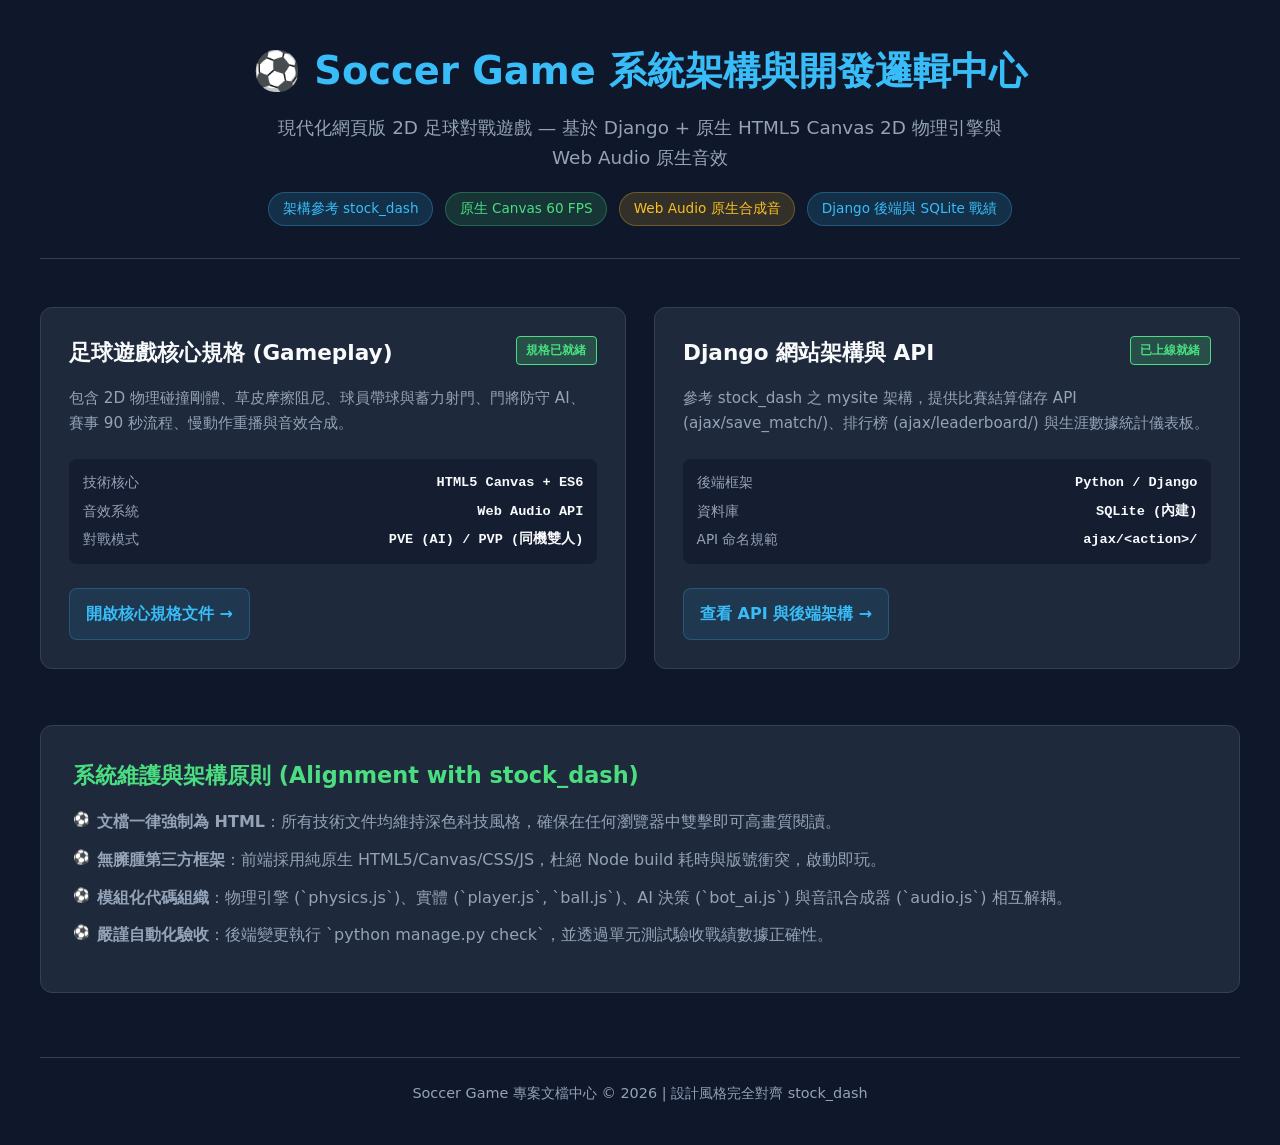
<file: docs/index.html>
<!DOCTYPE html>
<html lang="zh-TW">
<head>
    <meta charset="UTF-8">
    <meta name="viewport" content="width=device-width, initial-scale=1.0">
    <title>Soccer Game 足球遊戲 - 開發邏輯與系統架構文檔中心</title>
    <style>
        :root {
            --bg-color: #0f172a;
            --card-bg: #1e293b;
            --card-border: #334155;
            --text-main: #f8fafc;
            --text-muted: #94a3b8;
            --accent-primary: #38bdf8;
            --accent-green: #4ade80;
            --accent-amber: #fbbf24;
            --accent-purple: #c084fc;
            --accent-rose: #f43f5e;
            --code-bg: #0b1120;
        }

        * {
            box-sizing: border-box;
            margin: 0;
            padding: 0;
        }

        body {
            font-family: system-ui, -apple-system, "Segoe UI", Roboto, "Microsoft JhengHei", sans-serif;
            background-color: var(--bg-color);
            color: var(--text-main);
            line-height: 1.6;
            padding: 2.5rem 1.25rem;
        }

        .container {
            max-width: 1200px;
            margin: 0 auto;
        }

        header {
            text-align: center;
            margin-bottom: 3rem;
            border-bottom: 1px solid var(--card-border);
            padding-bottom: 2rem;
        }

        header h1 {
            font-size: 2.4rem;
            color: var(--accent-primary);
            margin-bottom: 0.75rem;
            display: flex;
            align-items: center;
            justify-content: center;
            gap: 0.75rem;
        }

        header p {
            color: var(--text-muted);
            font-size: 1.15rem;
            max-width: 750px;
            margin: 0 auto;
        }

        .badge-list {
            display: flex;
            justify-content: center;
            gap: 0.75rem;
            margin-top: 1.25rem;
            flex-wrap: wrap;
        }

        .badge {
            background-color: rgba(56, 189, 248, 0.15);
            color: var(--accent-primary);
            padding: 0.3rem 0.85rem;
            border-radius: 9999px;
            font-size: 0.85rem;
            font-weight: 500;
            border: 1px solid rgba(56, 189, 248, 0.3);
        }

        .badge.green {
            background-color: rgba(74, 222, 128, 0.15);
            color: var(--accent-green);
            border-color: rgba(74, 222, 128, 0.3);
        }

        .badge.amber {
            background-color: rgba(251, 191, 36, 0.15);
            color: var(--accent-amber);
            border-color: rgba(251, 191, 36, 0.3);
        }

        .grid {
            display: grid;
            grid-template-columns: repeat(auto-fit, minmax(360px, 1fr));
            gap: 1.75rem;
            margin-bottom: 3.5rem;
        }

        .card {
            background-color: var(--card-bg);
            border: 1px solid var(--card-border);
            border-radius: 12px;
            padding: 1.75rem;
            display: flex;
            flex-direction: column;
            justify-content: space-between;
            transition: transform 0.2s ease, border-color 0.2s ease, box-shadow 0.2s ease;
        }

        .card:hover {
            transform: translateY(-4px);
            border-color: var(--accent-primary);
            box-shadow: 0 12px 24px -10px rgba(56, 189, 248, 0.25);
        }

        .card-header {
            display: flex;
            justify-content: space-between;
            align-items: flex-start;
            margin-bottom: 1rem;
        }

        .card-title {
            font-size: 1.35rem;
            font-weight: 700;
            color: var(--text-main);
        }

        .card-status {
            font-size: 0.75rem;
            padding: 0.25rem 0.6rem;
            border-radius: 4px;
            font-weight: 600;
            text-transform: uppercase;
        }

        .status-ready {
            background-color: rgba(74, 222, 128, 0.2);
            color: var(--accent-green);
            border: 1px solid var(--accent-green);
        }

        .status-dev {
            background-color: rgba(251, 191, 36, 0.2);
            color: var(--accent-amber);
            border: 1px solid var(--accent-amber);
        }

        .card-desc {
            color: var(--text-muted);
            font-size: 0.95rem;
            margin-bottom: 1.5rem;
            flex-grow: 1;
        }

        .card-meta {
            background-color: rgba(15, 23, 42, 0.6);
            border-radius: 8px;
            padding: 0.85rem;
            margin-bottom: 1.5rem;
            font-size: 0.85rem;
        }

        .meta-item {
            display: flex;
            justify-content: space-between;
            margin-bottom: 0.4rem;
        }

        .meta-item:last-child {
            margin-bottom: 0;
        }

        .meta-label {
            color: var(--text-muted);
        }

        .meta-val {
            color: var(--text-main);
            font-family: monospace;
            font-weight: 600;
        }

        .card-action {
            display: inline-flex;
            align-items: center;
            justify-content: center;
            gap: 0.5rem;
            background-color: rgba(56, 189, 248, 0.1);
            color: var(--accent-primary);
            text-decoration: none;
            padding: 0.75rem 1rem;
            border-radius: 8px;
            font-weight: 600;
            border: 1px solid rgba(56, 189, 248, 0.25);
            transition: all 0.2s ease;
        }

        .card-action:hover {
            background-color: var(--accent-primary);
            color: #0f172a;
        }

        .system-info {
            background-color: var(--card-bg);
            border: 1px solid var(--card-border);
            border-radius: 12px;
            padding: 2rem;
        }

        .system-info h2 {
            color: var(--accent-green);
            font-size: 1.4rem;
            margin-bottom: 1rem;
        }

        .system-info ul {
            list-style: none;
            padding-left: 0;
        }

        .system-info li {
            position: relative;
            padding-left: 1.5rem;
            margin-bottom: 0.75rem;
            color: var(--text-muted);
        }

        .system-info li::before {
            content: "⚽";
            position: absolute;
            left: 0;
            top: 0;
            font-size: 0.85rem;
        }

        footer {
            text-align: center;
            margin-top: 4rem;
            color: var(--text-muted);
            font-size: 0.9rem;
            border-top: 1px solid var(--card-border);
            padding-top: 1.5rem;
        }
    </style>
</head>
<body>
    <div class="container">
        <header>
            <h1>⚽ Soccer Game 系統架構與開發邏輯中心</h1>
            <p>現代化網頁版 2D 足球對戰遊戲 — 基於 Django + 原生 HTML5 Canvas 2D 物理引擎與 Web Audio 原生音效</p>
            <div class="badge-list">
                <span class="badge">架構參考 stock_dash</span>
                <span class="badge green">原生 Canvas 60 FPS</span>
                <span class="badge amber">Web Audio 原生合成音</span>
                <span class="badge">Django 後端與 SQLite 戰績</span>
            </div>
        </header>

        <main>
            <div class="grid">
                <!-- 模組 1: 足球遊戲核心規格與物理引擎 -->
                <div class="card">
                    <div>
                        <div class="card-header">
                            <span class="card-title">足球遊戲核心規格 (Gameplay)</span>
                            <span class="card-status status-ready">規格已就緒</span>
                        </div>
                        <p class="card-desc">包含 2D 物理碰撞剛體、草皮摩擦阻尼、球員帶球與蓄力射門、門將防守 AI、賽事 90 秒流程、慢動作重播與音效合成。</p>
                    </div>
                    <div>
                        <div class="card-meta">
                            <div class="meta-item">
                                <span class="meta-label">技術核心</span>
                                <span class="meta-val">HTML5 Canvas + ES6</span>
                            </div>
                            <div class="meta-item">
                                <span class="meta-label">音效系統</span>
                                <span class="meta-val">Web Audio API</span>
                            </div>
                            <div class="meta-item">
                                <span class="meta-label">對戰模式</span>
                                <span class="meta-val">PVE (AI) / PVP (同機雙人)</span>
                            </div>
                        </div>
                        <a href="soccer_gameplay/index.html" class="card-action">開啟核心規格文件 &rarr;</a>
                    </div>
                </div>

                <!-- 模組 2: 後端架構與戰績 API -->
                <div class="card">
                    <div>
                        <div class="card-header">
                            <span class="card-title">Django 網站架構與 API</span>
                            <span class="card-status status-ready">已上線就緒</span>
                        </div>
                        <p class="card-desc">參考 stock_dash 之 mysite 架構，提供比賽結算儲存 API (ajax/save_match/)、排行榜 (ajax/leaderboard/) 與生涯數據統計儀表板。</p>
                    </div>
                    <div>
                        <div class="card-meta">
                            <div class="meta-item">
                                <span class="meta-label">後端框架</span>
                                <span class="meta-val">Python / Django</span>
                            </div>
                            <div class="meta-item">
                                <span class="meta-label">資料庫</span>
                                <span class="meta-val">SQLite (內建)</span>
                            </div>
                            <div class="meta-item">
                                <span class="meta-label">API 命名規範</span>
                                <span class="meta-val">ajax/&lt;action&gt;/</span>
                            </div>
                        </div>
                        <a href="soccer_gameplay/index.html#architecture" class="card-action">查看 API 與後端架構 &rarr;</a>
                    </div>
                </div>
            </div>

            <section class="system-info">
                <h2>系統維護與架構原則 (Alignment with stock_dash)</h2>
                <ul>
                    <li><strong>文檔一律強制為 HTML</strong>：所有技術文件均維持深色科技風格，確保在任何瀏覽器中雙擊即可高畫質閱讀。</li>
                    <li><strong>無臃腫第三方框架</strong>：前端採用純原生 HTML5/Canvas/CSS/JS，杜絕 Node build 耗時與版號衝突，啟動即玩。</li>
                    <li><strong>模組化代碼組織</strong>：物理引擎 (`physics.js`)、實體 (`player.js`, `ball.js`)、AI 決策 (`bot_ai.js`) 與音訊合成器 (`audio.js`) 相互解耦。</li>
                    <li><strong>嚴謹自動化驗收</strong>：後端變更執行 `python manage.py check`，並透過單元測試驗收戰績數據正確性。</li>
                </ul>
            </section>
        </main>

        <footer>
            Soccer Game 專案文檔中心 &copy; 2026 | 設計風格完全對齊 stock_dash
        </footer>
    </div>
</body>
</html>
</file>
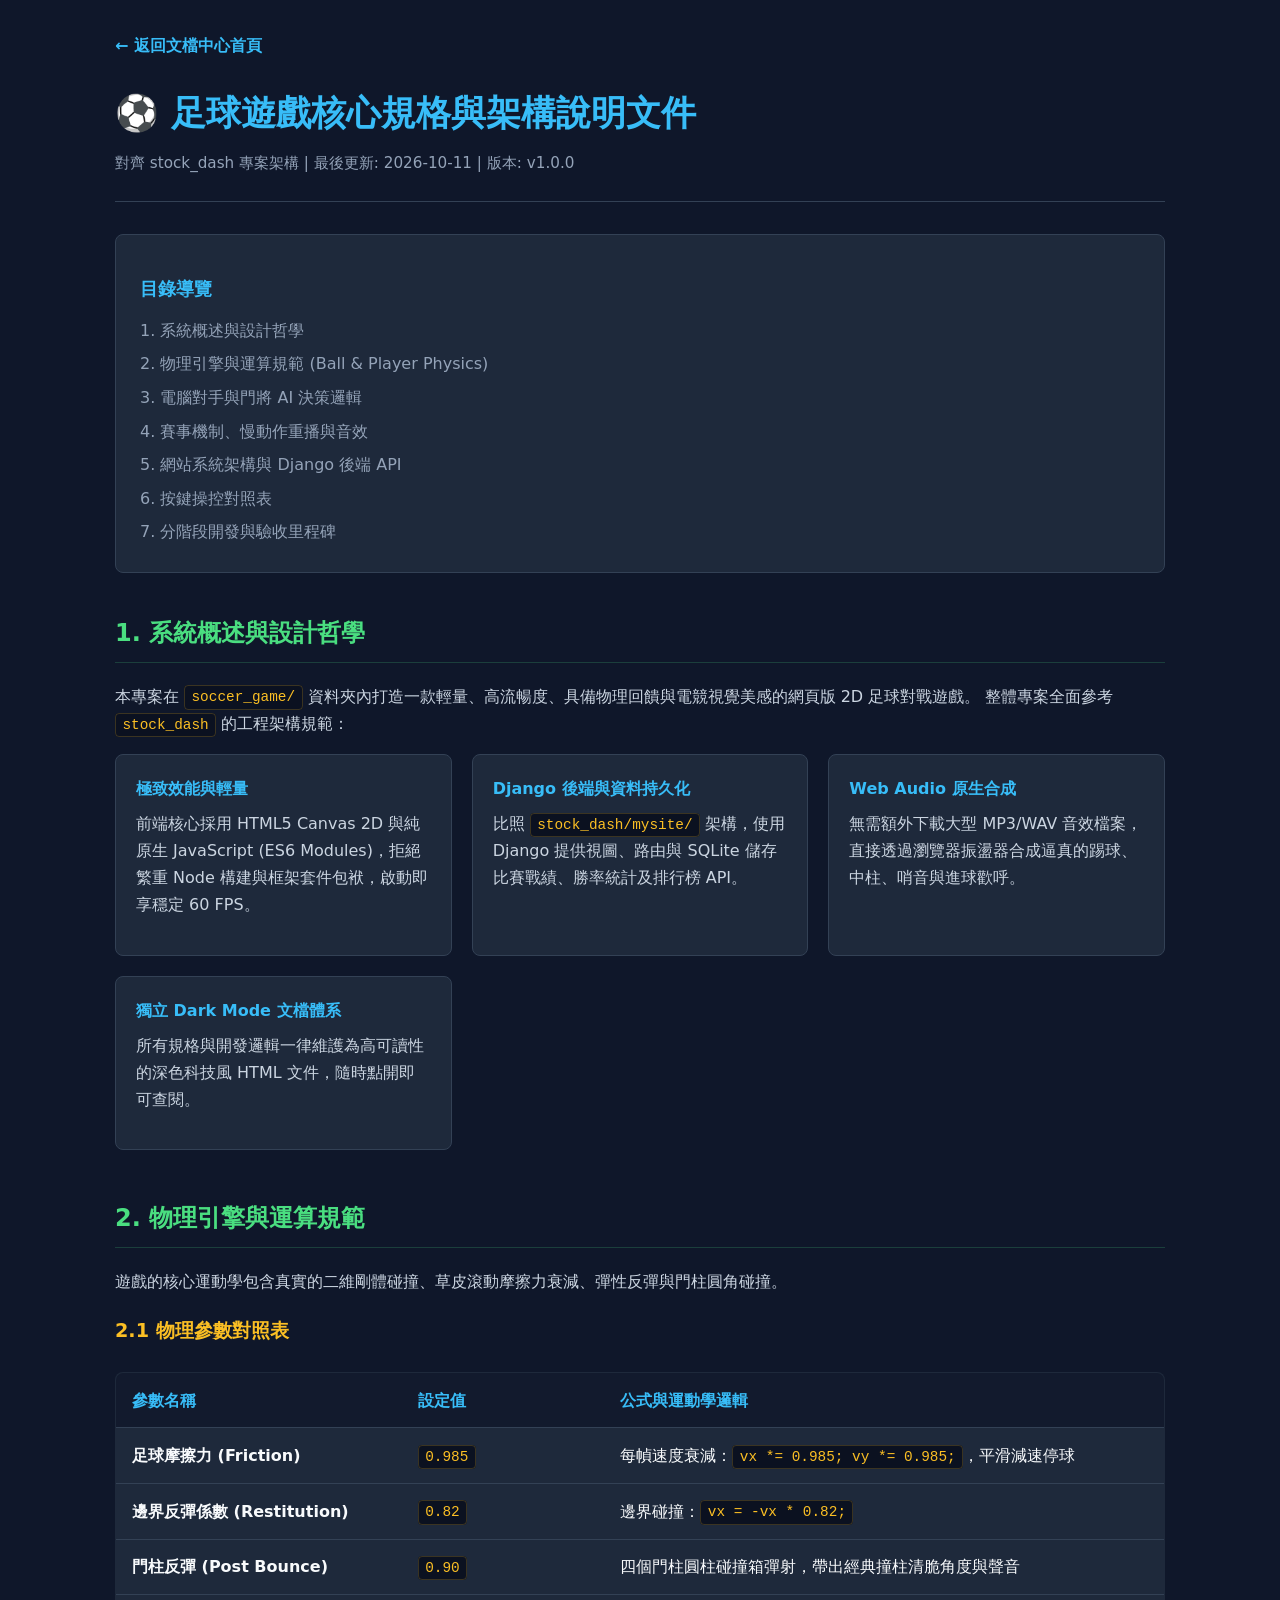
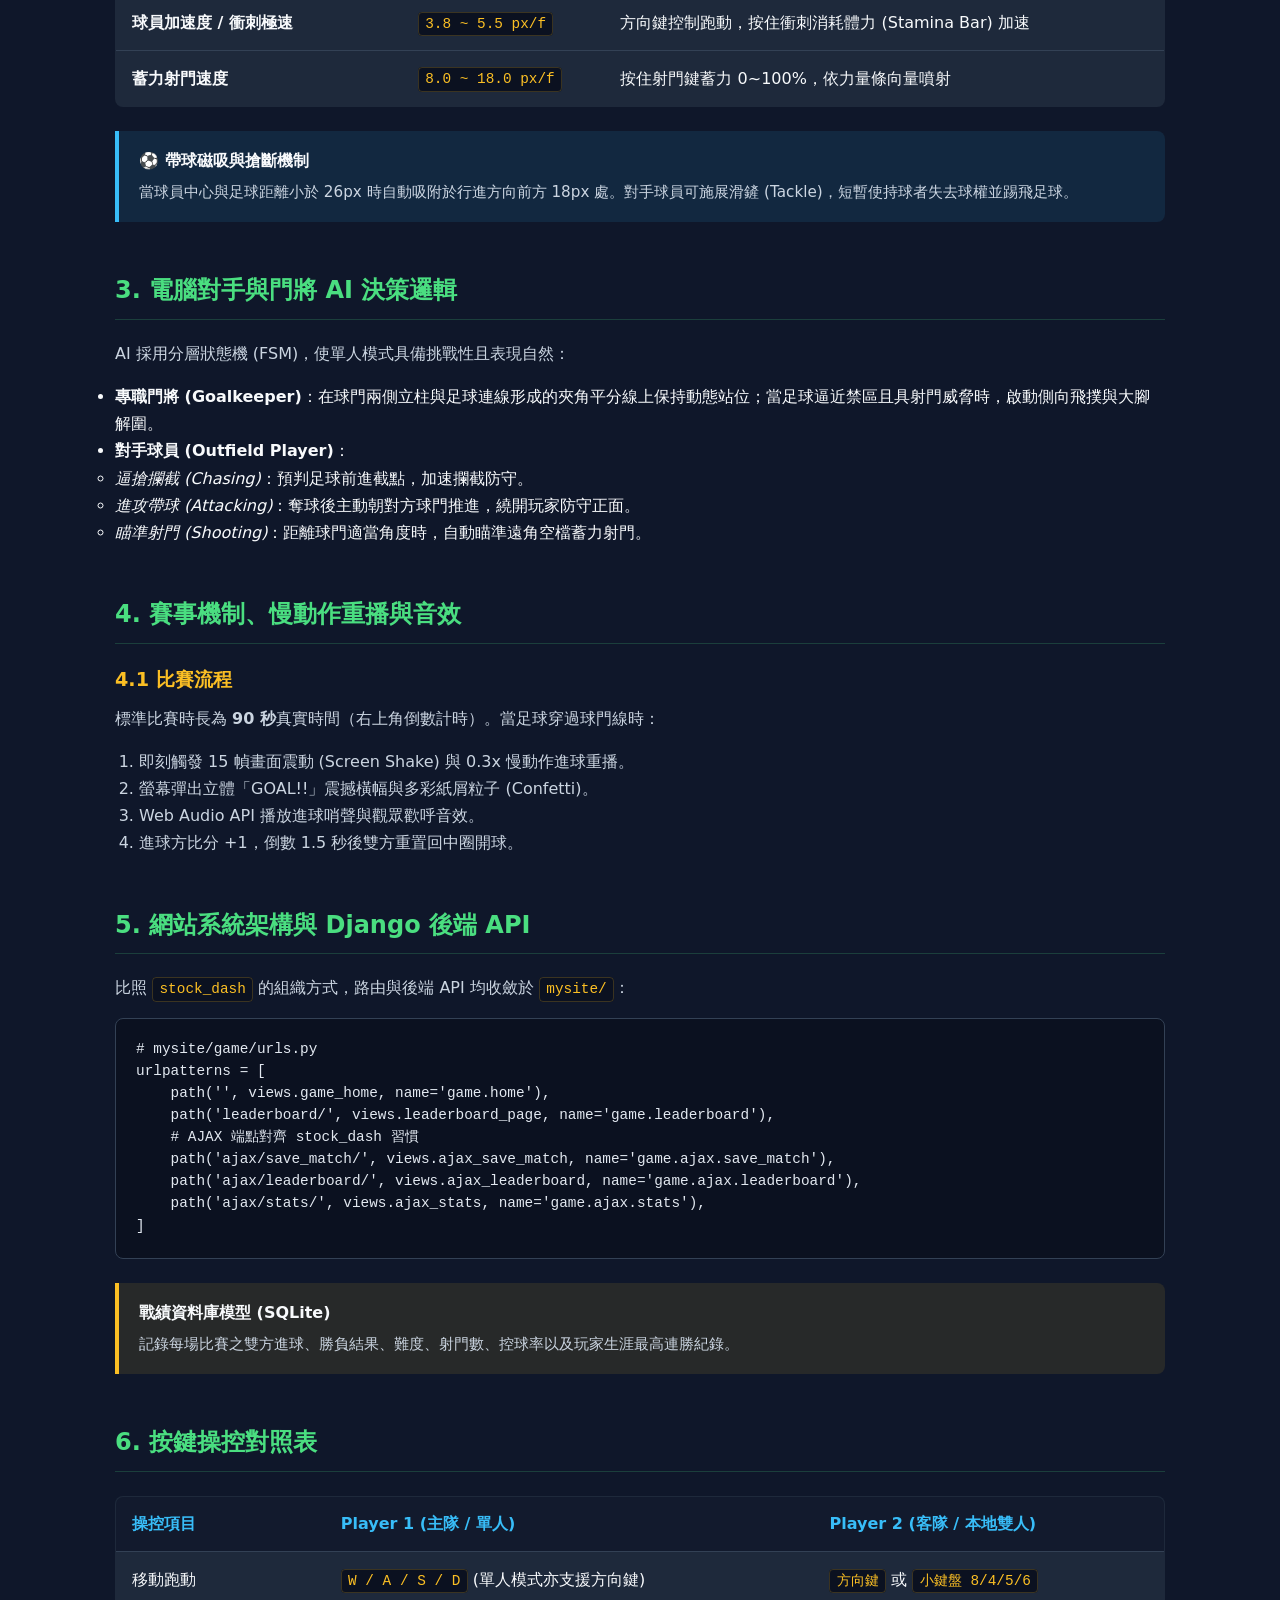
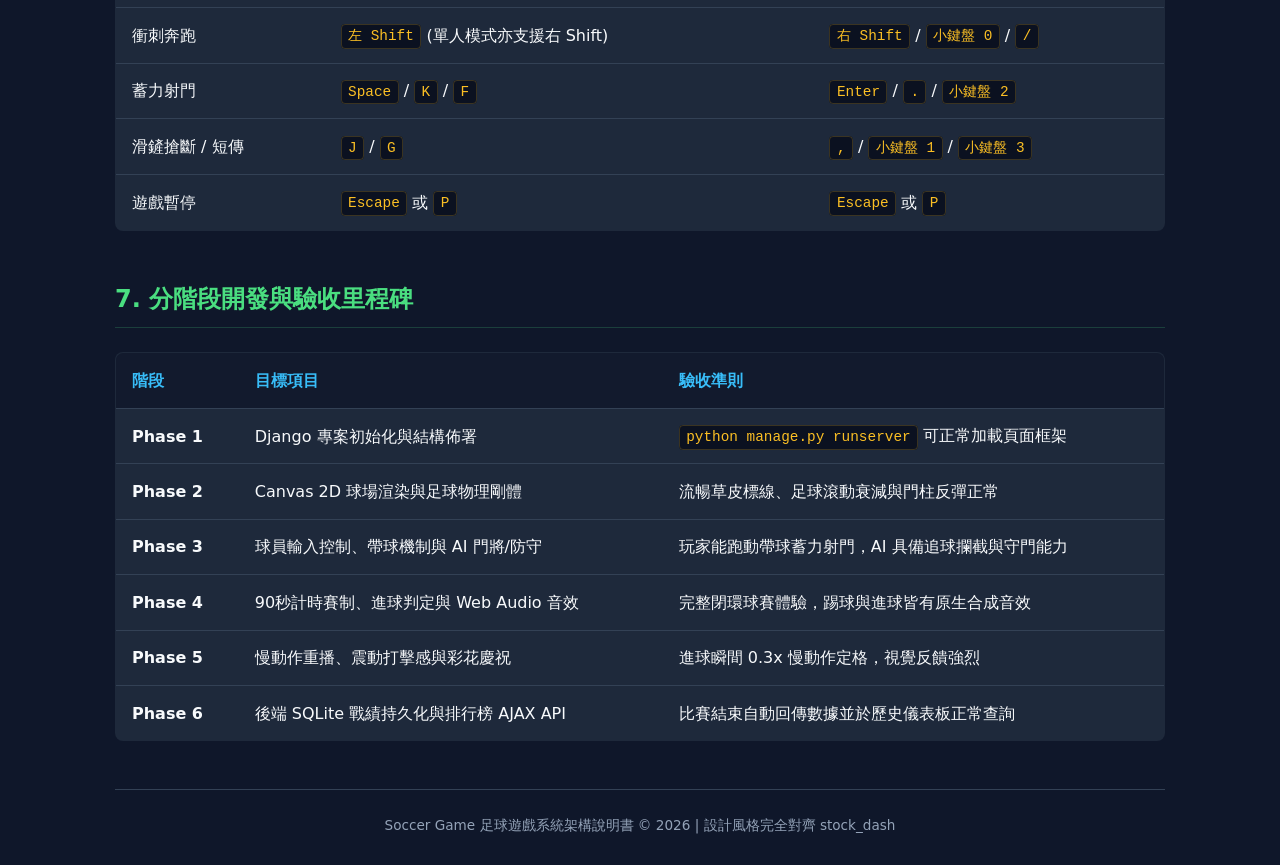
<file: docs/soccer_gameplay/index.html>
<!DOCTYPE html>
<html lang="zh-TW">
<head>
    <meta charset="UTF-8">
    <meta name="viewport" content="width=device-width, initial-scale=1.0">
    <title>足球遊戲核心規格與架構 - 開發說明文件</title>
    <style>
        :root {
            --bg-color: #0f172a;
            --card-bg: #1e293b;
            --card-border: #334155;
            --text-main: #f8fafc;
            --text-muted: #94a3b8;
            --accent-primary: #38bdf8;
            --accent-green: #4ade80;
            --accent-amber: #fbbf24;
            --accent-purple: #c084fc;
            --accent-rose: #f43f5e;
            --code-bg: #0b1120;
            --callout-info: rgba(56, 189, 248, 0.1);
            --callout-info-border: #38bdf8;
            --callout-warn: rgba(251, 191, 36, 0.1);
            --callout-warn-border: #fbbf24;
        }

        * { box-sizing: border-box; margin: 0; padding: 0; }

        body {
            font-family: system-ui, -apple-system, "Segoe UI", Roboto, "Microsoft JhengHei", sans-serif;
            background-color: var(--bg-color);
            color: var(--text-main);
            line-height: 1.7;
            padding: 2rem 1rem;
        }

        .container { max-width: 1050px; margin: 0 auto; }

        .nav-back {
            display: inline-flex;
            align-items: center;
            gap: 0.5rem;
            color: var(--accent-primary);
            text-decoration: none;
            font-weight: 600;
            margin-bottom: 1.5rem;
            transition: opacity 0.2s;
        }
        .nav-back:hover { opacity: 0.8; }

        header {
            border-bottom: 1px solid var(--card-border);
            padding-bottom: 1.5rem;
            margin-bottom: 2rem;
        }

        h1 { font-size: 2.2rem; color: var(--accent-primary); margin-bottom: 0.5rem; }
        .meta { color: var(--text-muted); font-size: 0.95rem; }

        .toc {
            background-color: var(--card-bg);
            border: 1px solid var(--card-border);
            border-radius: 8px;
            padding: 1.25rem 1.5rem;
            margin-bottom: 2.5rem;
        }

        .toc h3 { color: var(--accent-primary); margin-bottom: 0.75rem; font-size: 1.1rem; }
        .toc ul { list-style: none; padding-left: 0; }
        .toc li { margin-bottom: 0.4rem; }
        .toc a { color: var(--text-muted); text-decoration: none; transition: color 0.2s; }
        .toc a:hover { color: var(--accent-primary); }

        section { margin-bottom: 3rem; }
        h2 {
            font-size: 1.5rem;
            color: var(--accent-green);
            border-bottom: 1px solid rgba(74, 222, 128, 0.2);
            padding-bottom: 0.5rem;
            margin-bottom: 1.25rem;
            display: flex;
            align-items: center;
            gap: 0.5rem;
        }
        h3 { font-size: 1.2rem; color: var(--accent-amber); margin: 1.25rem 0 0.5rem 0; }

        p { margin-bottom: 1rem; color: #cbd5e1; }

        .callout {
            background-color: var(--callout-info);
            border-left: 4px solid var(--callout-info-border);
            padding: 1rem 1.25rem;
            border-radius: 0 8px 8px 0;
            margin: 1.5rem 0;
        }

        .callout.warn {
            background-color: var(--callout-warn);
            border-left: 4px solid var(--callout-warn-border);
        }

        .callout h4 { margin-bottom: 0.4rem; color: var(--text-main); }
        .callout p { margin-bottom: 0; font-size: 0.95rem; }

        table {
            width: 100%;
            border-collapse: collapse;
            margin: 1.5rem 0;
            background-color: var(--card-bg);
            border-radius: 8px;
            overflow: hidden;
            border: 1px solid var(--card-border);
        }

        th, td {
            padding: 0.85rem 1rem;
            text-align: left;
            border-bottom: 1px solid var(--card-border);
        }

        th { background-color: rgba(15, 23, 42, 0.8); color: var(--accent-primary); font-weight: 600; }
        tr:last-child td { border-bottom: none; }
        tr:hover td { background-color: rgba(255, 255, 255, 0.02); }

        code {
            background-color: var(--code-bg);
            color: var(--accent-amber);
            padding: 0.2rem 0.4rem;
            border-radius: 4px;
            font-family: Consolas, monospace;
            font-size: 0.9em;
            border: 1px solid rgba(251, 191, 36, 0.2);
        }

        pre {
            background-color: var(--code-bg);
            border: 1px solid var(--card-border);
            border-radius: 8px;
            padding: 1.25rem;
            overflow-x: auto;
            margin: 1rem 0;
        }

        pre code {
            background-color: transparent;
            padding: 0;
            border: none;
            color: #e2e8f0;
            font-size: 0.9rem;
            line-height: 1.5;
        }

        .grid-2 {
            display: grid;
            grid-template-columns: repeat(auto-fit, minmax(300px, 1fr));
            gap: 1.25rem;
            margin: 1rem 0;
        }

        .feature-card {
            background: var(--card-bg);
            border: 1px solid var(--card-border);
            border-radius: 8px;
            padding: 1.25rem;
        }

        .feature-card h4 {
            color: var(--accent-primary);
            margin-bottom: 0.5rem;
        }

        footer {
            border-top: 1px solid var(--card-border);
            padding-top: 1.5rem;
            text-align: center;
            color: var(--text-muted);
            font-size: 0.85rem;
        }
    </style>
</head>
<body>
    <div class="container">
        <a href="../index.html" class="nav-back">&larr; 返回文檔中心首頁</a>
        
        <header>
            <h1>⚽ 足球遊戲核心規格與架構說明文件</h1>
            <div class="meta">對齊 stock_dash 專案架構 | 最後更新: 2026-10-11 | 版本: v1.0.0</div>
        </header>

        <nav class="toc">
            <h3>目錄導覽</h3>
            <ul>
                <li><a href="#overview">1. 系統概述與設計哲學</a></li>
                <li><a href="#physics">2. 物理引擎與運算規範 (Ball & Player Physics)</a></li>
                <li><a href="#ai">3. 電腦對手與門將 AI 決策邏輯</a></li>
                <li><a href="#rules">4. 賽事機制、慢動作重播與音效</a></li>
                <li><a href="#architecture">5. 網站系統架構與 Django 後端 API</a></li>
                <li><a href="#controls">6. 按鍵操控對照表</a></li>
                <li><a href="#roadmap">7. 分階段開發與驗收里程碑</a></li>
            </ul>
        </nav>

        <section id="overview">
            <h2>1. 系統概述與設計哲學</h2>
            <p>
                本專案在 <code>soccer_game/</code> 資料夾內打造一款輕量、高流暢度、具備物理回饋與電競視覺美感的網頁版 2D 足球對戰遊戲。
                整體專案全面參考 <code>stock_dash</code> 的工程架構規範：
            </p>
            <div class="grid-2">
                <div class="feature-card">
                    <h4>極致效能與輕量</h4>
                    <p>前端核心採用 HTML5 Canvas 2D 與純原生 JavaScript (ES6 Modules)，拒絕繁重 Node 構建與框架套件包袱，啟動即享穩定 60 FPS。</p>
                </div>
                <div class="feature-card">
                    <h4>Django 後端與資料持久化</h4>
                    <p>比照 <code>stock_dash/mysite/</code> 架構，使用 Django 提供視圖、路由與 SQLite 儲存比賽戰績、勝率統計及排行榜 API。</p>
                </div>
                <div class="feature-card">
                    <h4>Web Audio 原生合成</h4>
                    <p>無需額外下載大型 MP3/WAV 音效檔案，直接透過瀏覽器振盪器合成逼真的踢球、中柱、哨音與進球歡呼。</p>
                </div>
                <div class="feature-card">
                    <h4>獨立 Dark Mode 文檔體系</h4>
                    <p>所有規格與開發邏輯一律維護為高可讀性的深色科技風 HTML 文件，隨時點開即可查閱。</p>
                </div>
            </div>
        </section>

        <section id="physics">
            <h2>2. 物理引擎與運算規範</h2>
            <p>
                遊戲的核心運動學包含真實的二維剛體碰撞、草皮滾動摩擦力衰減、彈性反彈與門柱圓角碰撞。
            </p>

            <h3>2.1 物理參數對照表</h3>
            <table>
                <thead>
                    <tr>
                        <th>參數名稱</th>
                        <th>設定值</th>
                        <th>公式與運動學邏輯</th>
                    </tr>
                </thead>
                <tbody>
                    <tr>
                        <td><strong>足球摩擦力 (Friction)</strong></td>
                        <td><code>0.985</code></td>
                        <td>每幀速度衰減：<code>vx *= 0.985; vy *= 0.985;</code>，平滑減速停球</td>
                    </tr>
                    <tr>
                        <td><strong>邊界反彈係數 (Restitution)</strong></td>
                        <td><code>0.82</code></td>
                        <td>邊界碰撞：<code>vx = -vx * 0.82;</code></td>
                    </tr>
                    <tr>
                        <td><strong>門柱反彈 (Post Bounce)</strong></td>
                        <td><code>0.90</code></td>
                        <td>四個門柱圓柱碰撞箱彈射，帶出經典撞柱清脆角度與聲音</td>
                    </tr>
                    <tr>
                        <td><strong>球員加速度 / 衝刺極速</strong></td>
                        <td><code>3.8 ~ 5.5 px/f</code></td>
                        <td>方向鍵控制跑動，按住衝刺消耗體力 (Stamina Bar) 加速</td>
                    </tr>
                    <tr>
                        <td><strong>蓄力射門速度</strong></td>
                        <td><code>8.0 ~ 18.0 px/f</code></td>
                        <td>按住射門鍵蓄力 0~100%，依力量條向量噴射</td>
                    </tr>
                </tbody>
            </table>

            <div class="callout">
                <h4>⚽ 帶球磁吸與搶斷機制</h4>
                <p>當球員中心與足球距離小於 26px 時自動吸附於行進方向前方 18px 處。對手球員可施展滑鏟 (Tackle)，短暫使持球者失去球權並踢飛足球。</p>
            </div>
        </section>

        <section id="ai">
            <h2>3. 電腦對手與門將 AI 決策邏輯</h2>
            <p>
                AI 採用分層狀態機 (FSM)，使單人模式具備挑戰性且表現自然：
            </p>
            <ul>
                <li><strong>專職門將 (Goalkeeper)</strong>：在球門兩側立柱與足球連線形成的夾角平分線上保持動態站位；當足球逼近禁區且具射門威脅時，啟動側向飛撲與大腳解圍。</li>
                <li><strong>對手球員 (Outfield Player)</strong>：
                    <ul>
                        <li><em>逼搶攔截 (Chasing)</em>：預判足球前進截點，加速攔截防守。</li>
                        <li><em>進攻帶球 (Attacking)</em>：奪球後主動朝對方球門推進，繞開玩家防守正面。</li>
                        <li><em>瞄準射門 (Shooting)</em>：距離球門適當角度時，自動瞄準遠角空檔蓄力射門。</li>
                    </ul>
                </li>
            </ul>
        </section>

        <section id="rules">
            <h2>4. 賽事機制、慢動作重播與音效</h2>
            <h3>4.1 比賽流程</h3>
            <p>
                標準比賽時長為 <strong>90 秒</strong>真實時間（右上角倒數計時）。當足球穿過球門線時：
            </p>
            <ol style="margin-left: 1.5rem; color: #cbd5e1; margin-bottom: 1rem;">
                <li>即刻觸發 15 幀畫面震動 (Screen Shake) 與 0.3x 慢動作進球重播。</li>
                <li>螢幕彈出立體「GOAL!!」震撼橫幅與多彩紙屑粒子 (Confetti)。</li>
                <li>Web Audio API 播放進球哨聲與觀眾歡呼音效。</li>
                <li>進球方比分 +1，倒數 1.5 秒後雙方重置回中圈開球。</li>
            </ol>
        </section>

        <section id="architecture">
            <h2>5. 網站系統架構與 Django 後端 API</h2>
            <p>
                比照 <code>stock_dash</code> 的組織方式，路由與後端 API 均收斂於 <code>mysite/</code>：
            </p>
            <pre><code># mysite/game/urls.py
urlpatterns = [
    path('', views.game_home, name='game.home'),
    path('leaderboard/', views.leaderboard_page, name='game.leaderboard'),
    # AJAX 端點對齊 stock_dash 習慣
    path('ajax/save_match/', views.ajax_save_match, name='game.ajax.save_match'),
    path('ajax/leaderboard/', views.ajax_leaderboard, name='game.ajax.leaderboard'),
    path('ajax/stats/', views.ajax_stats, name='game.ajax.stats'),
]</code></pre>

            <div class="callout warn">
                <h4>戰績資料庫模型 (SQLite)</h4>
                <p>記錄每場比賽之雙方進球、勝負結果、難度、射門數、控球率以及玩家生涯最高連勝紀錄。</p>
            </div>
        </section>

        <section id="controls">
            <h2>6. 按鍵操控對照表</h2>
            <table>
                <thead>
                    <tr>
                        <th>操控項目</th>
                        <th>Player 1 (主隊 / 單人)</th>
                        <th>Player 2 (客隊 / 本地雙人)</th>
                    </tr>
                </thead>
                <tbody>
                    <tr>
                        <td>移動跑動</td>
                        <td><code>W / A / S / D</code> (單人模式亦支援方向鍵)</td>
                        <td><code>方向鍵</code> 或 <code>小鍵盤 8/4/5/6</code></td>
                    </tr>
                    <tr>
                        <td>衝刺奔跑</td>
                        <td><code>左 Shift</code> (單人模式亦支援右 Shift)</td>
                        <td><code>右 Shift</code> / <code>小鍵盤 0</code> / <code>/</code></td>
                    </tr>
                    <tr>
                        <td>蓄力射門</td>
                        <td><code>Space</code> / <code>K</code> / <code>F</code></td>
                        <td><code>Enter</code> / <code>.</code> / <code>小鍵盤 2</code></td>
                    </tr>
                    <tr>
                        <td>滑鏟搶斷 / 短傳</td>
                        <td><code>J</code> / <code>G</code></td>
                        <td><code>,</code> / <code>小鍵盤 1</code> / <code>小鍵盤 3</code></td>
                    </tr>
                    <tr>
                        <td>遊戲暫停</td>
                        <td><code>Escape</code> 或 <code>P</code></td>
                        <td><code>Escape</code> 或 <code>P</code></td>
                    </tr>
                </tbody>
            </table>
        </section>

        <section id="roadmap">
            <h2>7. 分階段開發與驗收里程碑</h2>
            <table>
                <thead>
                    <tr>
                        <th>階段</th>
                        <th>目標項目</th>
                        <th>驗收準則</th>
                    </tr>
                </thead>
                <tbody>
                    <tr>
                        <td><strong>Phase 1</strong></td>
                        <td>Django 專案初始化與結構佈署</td>
                        <td><code>python manage.py runserver</code> 可正常加載頁面框架</td>
                    </tr>
                    <tr>
                        <td><strong>Phase 2</strong></td>
                        <td>Canvas 2D 球場渲染與足球物理剛體</td>
                        <td>流暢草皮標線、足球滾動衰減與門柱反彈正常</td>
                    </tr>
                    <tr>
                        <td><strong>Phase 3</strong></td>
                        <td>球員輸入控制、帶球機制與 AI 門將/防守</td>
                        <td>玩家能跑動帶球蓄力射門，AI 具備追球攔截與守門能力</td>
                    </tr>
                    <tr>
                        <td><strong>Phase 4</strong></td>
                        <td>90秒計時賽制、進球判定與 Web Audio 音效</td>
                        <td>完整閉環球賽體驗，踢球與進球皆有原生合成音效</td>
                    </tr>
                    <tr>
                        <td><strong>Phase 5</strong></td>
                        <td>慢動作重播、震動打擊感與彩花慶祝</td>
                        <td>進球瞬間 0.3x 慢動作定格，視覺反饋強烈</td>
                    </tr>
                    <tr>
                        <td><strong>Phase 6</strong></td>
                        <td>後端 SQLite 戰績持久化與排行榜 AJAX API</td>
                        <td>比賽結束自動回傳數據並於歷史儀表板正常查詢</td>
                    </tr>
                </tbody>
            </table>
        </section>

        <footer>
            Soccer Game 足球遊戲系統架構說明書 &copy; 2026 | 設計風格完全對齊 stock_dash
        </footer>
    </div>
</body>
</html>
</file>
